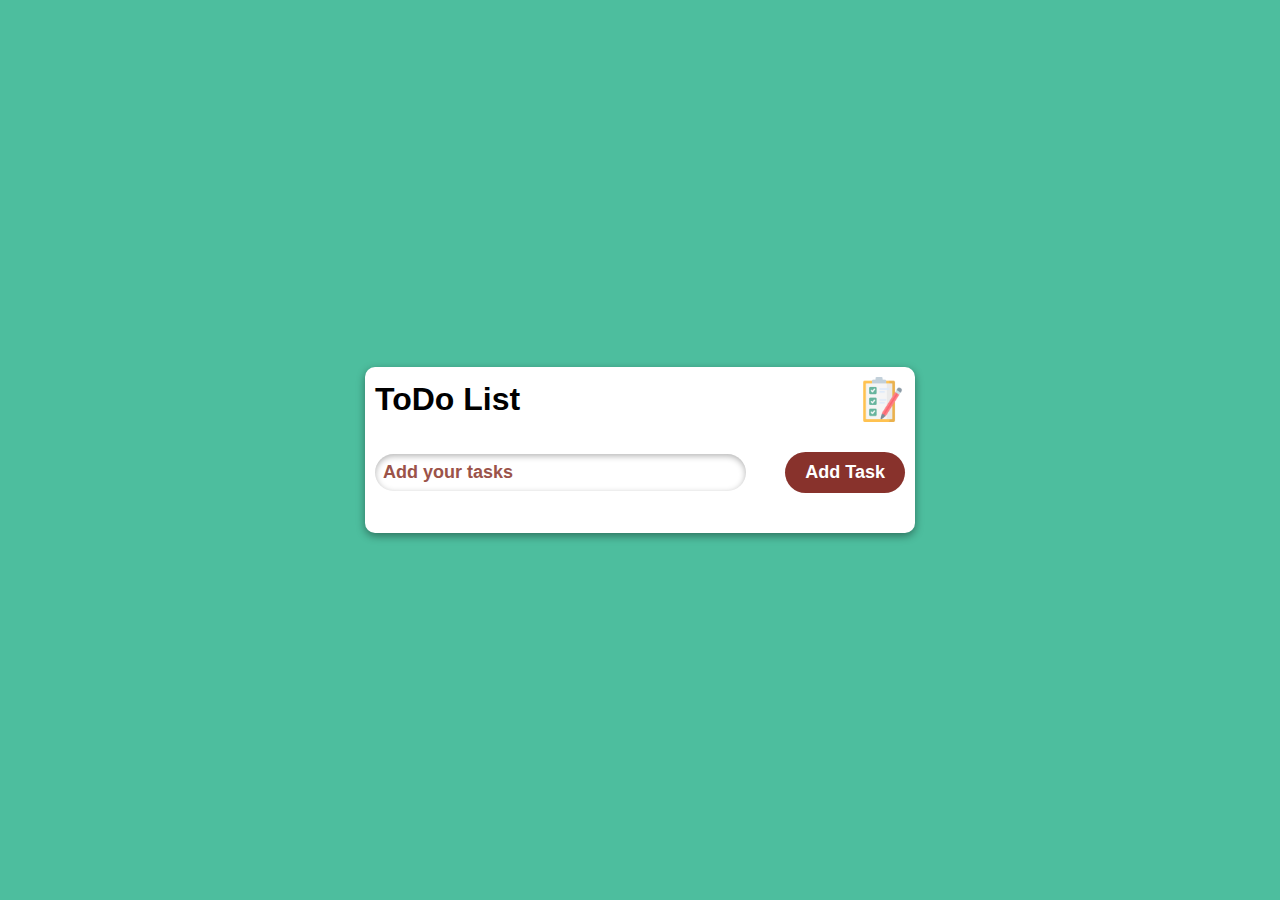
<file: 0001_To-Do List/index.html>
<!DOCTYPE html>
<html lang="en">
<head>
    <meta charset="UTF-8">
    <meta name="viewport" content="width=device-width, initial-scale=1.0">
    <title>To-Do App</title>
    <link rel="stylesheet" href="style.css">
</head>
<body>
    <div class="todo-container">
        <h1>ToDo List
            <img src="checklist.png" alt="checklist">
        </h1>
        <div class="input">
            <input type="text" id="input-field" placeholder="Add your tasks">
            <button class="btn">Add Task</button>
        </div>
        <ul class="list-item">
            <!-- <li class= "checked">Task 1</li>
            <li>Task 2</li>
            <li>Task 3</li> -->
        </ul>
    </div>

    <script src="app.js"></script>
</body>
</html>
</file>
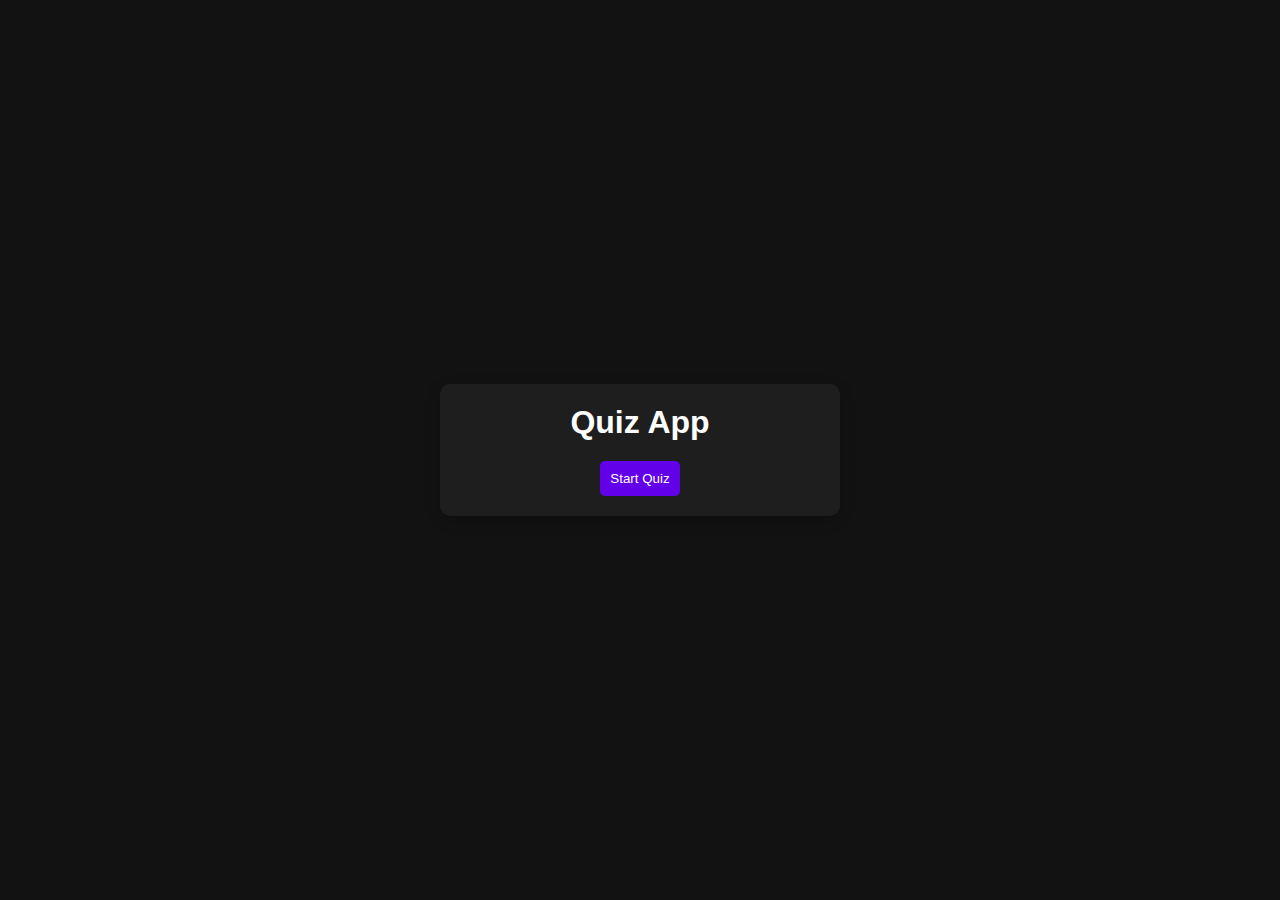
<file: 0002_Quiz-App/index.html>
<!DOCTYPE html>
<html lang="en">
<head>
    <meta charset="UTF-8">
    <meta name="viewport" content="width=device-width, initial-scale=1.0">
    <title>Quiz App</title>
    <link rel="stylesheet" href="style.css">
</head>
<body>
    <div class="container">
        <h1>Quiz App</h1>
        <div id="quize-container">
            <div id="question-container" class="hidden">
                <h2 id="question-text"></h2>
                <ul id="choices-list">
                        <!-- Choices will be added dynamically here -->
                </ul>
                <button id="next-btn" class="hidden">Next Question</button>
            </div>
            <div id="result-container" class="hidden">
                <h2>Your Score:</h2>
                <p id="score"></p>
                <button id="restart-btn">Restart Quiz</button>
            </div>
            <button id="start-btn">Start Quiz</button>
        </div>
    </div>
    <script src="script.js"></script>
</body>
</html>
</file>
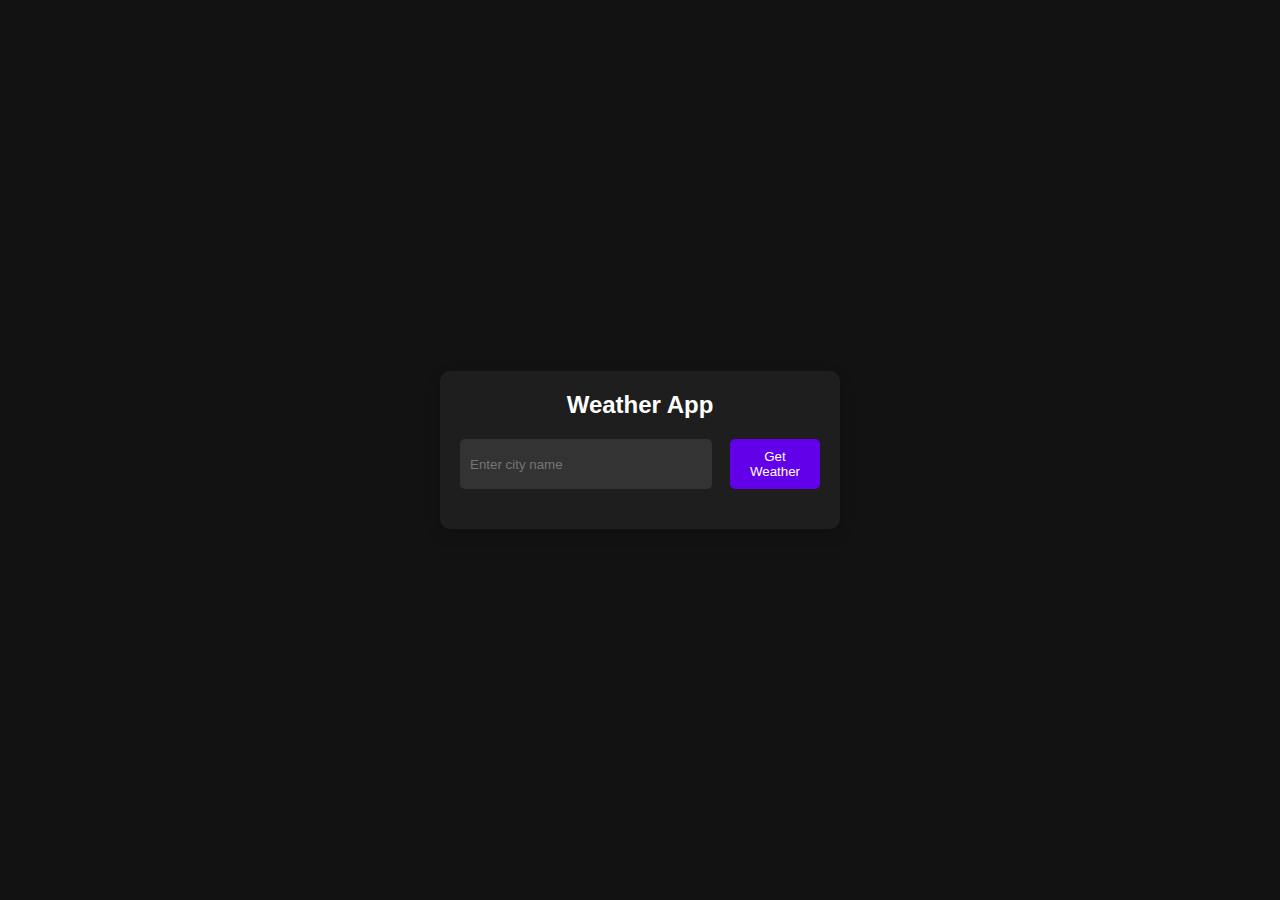
<file: 0003_Weather-tracker/index.html>
<!DOCTYPE html>
<html lang="en">
<head>
    <meta charset="UTF-8">
    <meta name="viewport" content="width=device-width, initial-scale=1.0">
    <title>Weather App</title>
    <link rel="stylesheet" href="style.css">
</head>
<body>
    <div class="container">
      <h1>Weather App</h1>
      <div class="input-container">
        <input type="text" id="city-input" placeholder="Enter city name">
        <button id="get-weather-btn">Get Weather</button>
      </div>
      <div id="weather-info" class="hidden">
        <h2 id="city-name"></h2>
        <p id="temperature"></p>
        <p id="description"></p>
      </div>
      <p id="error-message" class="hidden">City not found. Please try again.</p>
    </div>
    <script src="script.js"></script>
  

</body>
</html>
</file>
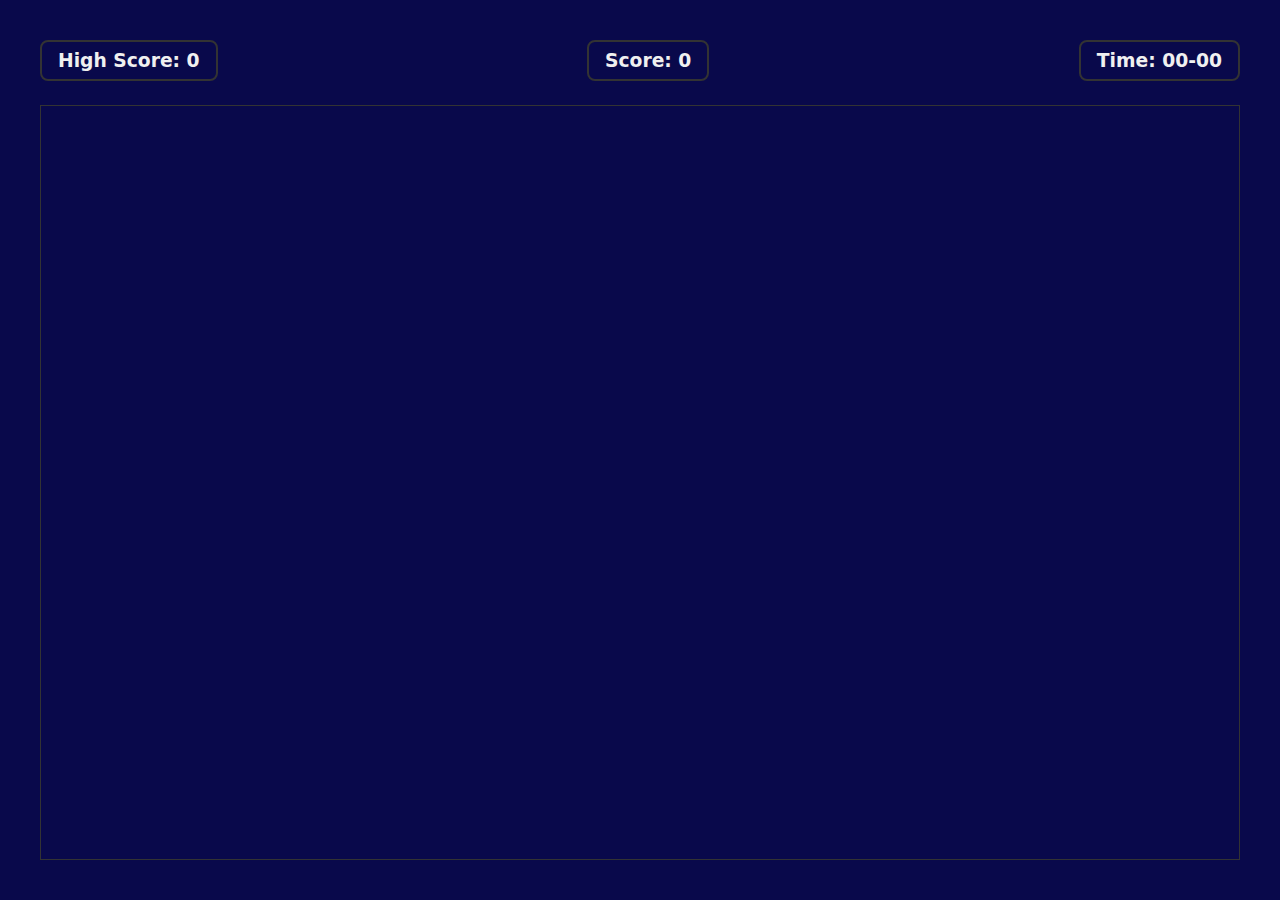
<file: 0004_Snake Game/index.html>
<!DOCTYPE html>
<html lang="en">
<head>
    <meta charset="UTF-8">
    <meta name="viewport" content="width=device-width, initial-scale=1.0">
    <title>Snake Game</title>
    <link rel="stylesheet" href="style.css">
</head>
<body>
    <main>
        <section>
            <div class="infos">
                <div class="info">
                    <h3>High Score:
                        <span class="high-score">0</span>
                    </h3>
                </div>
                <div class="info">
                    <h3>Score:
                        <span class="score">0</span>
                    </h3>
                </div>
                <div class="info">
                    <h3>Time:
                        <span class="time">00-00</span>
                    </h3>
                </div>
            </div>
            <div class="board"></div>
        </section>
    </main>
    <script src="script.js"></script>
</body>
</html>
</file>
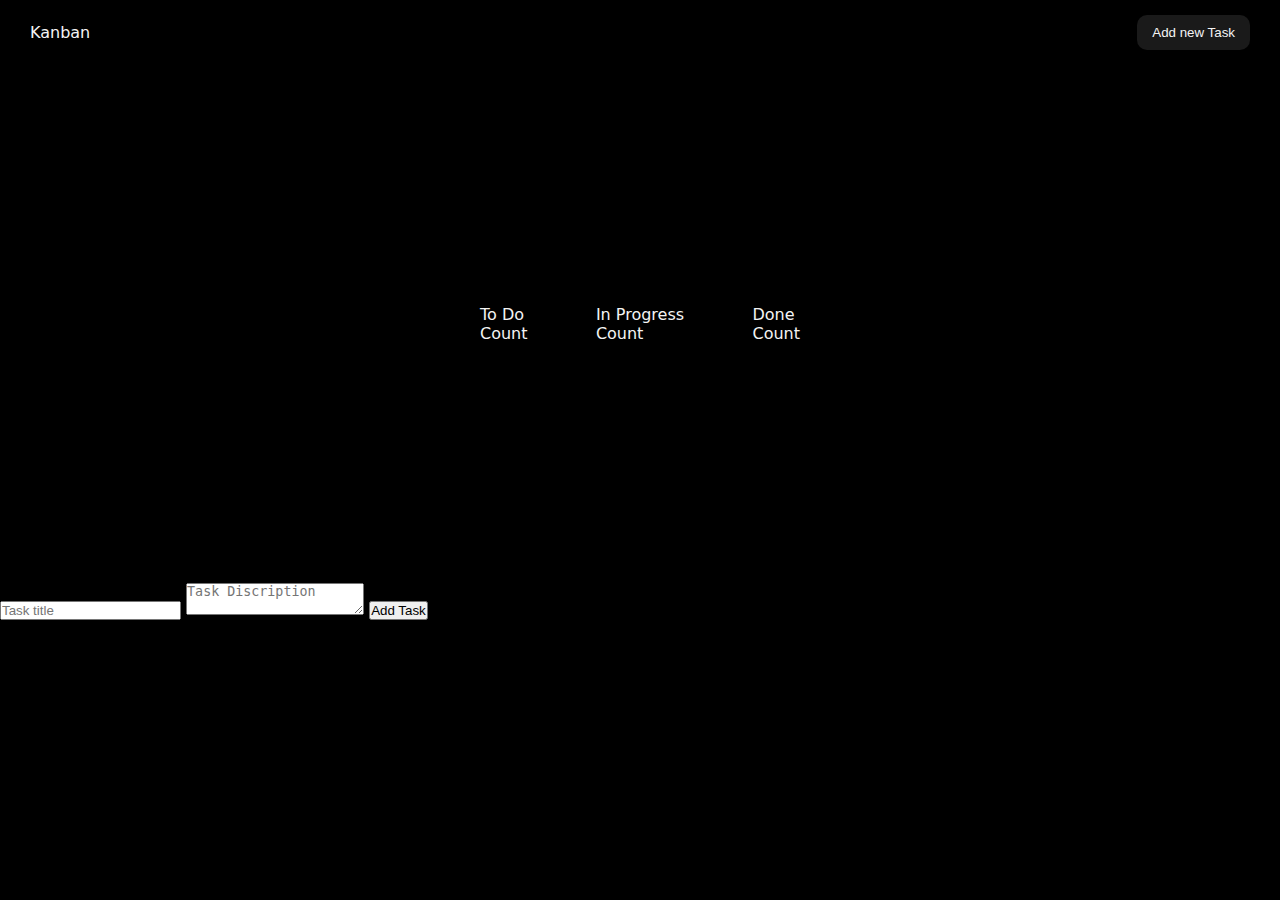
<file: 0005_Kanban Board/index.html>
<!DOCTYPE html>
<html lang="en">
<head>
    <meta charset="UTF-8">
    <meta name="viewport" content="width=device-width, initial-scale=1.0">
    <title>Kanban Board</title>
    <link rel="stylesheet" href="style.css">
</head>
<body>
    <main>
        <nav>
            <div class="left">Kanban</div>
            <div class="right"><button id="toggle-modal">Add new Task</button></div>
        </nav>
        <section class="board">
            <div id="to-do" class="task-column">
                <div class="heading">
                    <div class="left">To Do</div>
                    <div class="right">Count</div>
                </div>
            </div>
            <div id="progress" class="task-column">
                <div class="heading">
                    <div class="left">In Progress</div>
                    <div class="right">Count</div>
                </div>
            </div>
            <div id="done" class="task-column">
                <div class="heading">
                    <div class="left">Done</div>
                    <div class="right">Count</div>
                </div>
            </div>
        </section>
    </main>
    <div class=" modal add-new-task">
        <div class="bg"></div>
        <div class="container">
            <input type="text" id="task-title-input" placeholder="Task title">
            <textarea id="task-disc-input" placeholder="Task Discription"></textarea>
            <button id="add-new-task" class="add-task-btn">Add Task</button>
        </div>
    </div>
    <script src="script.js"></script>
</body>
</html>
</file>
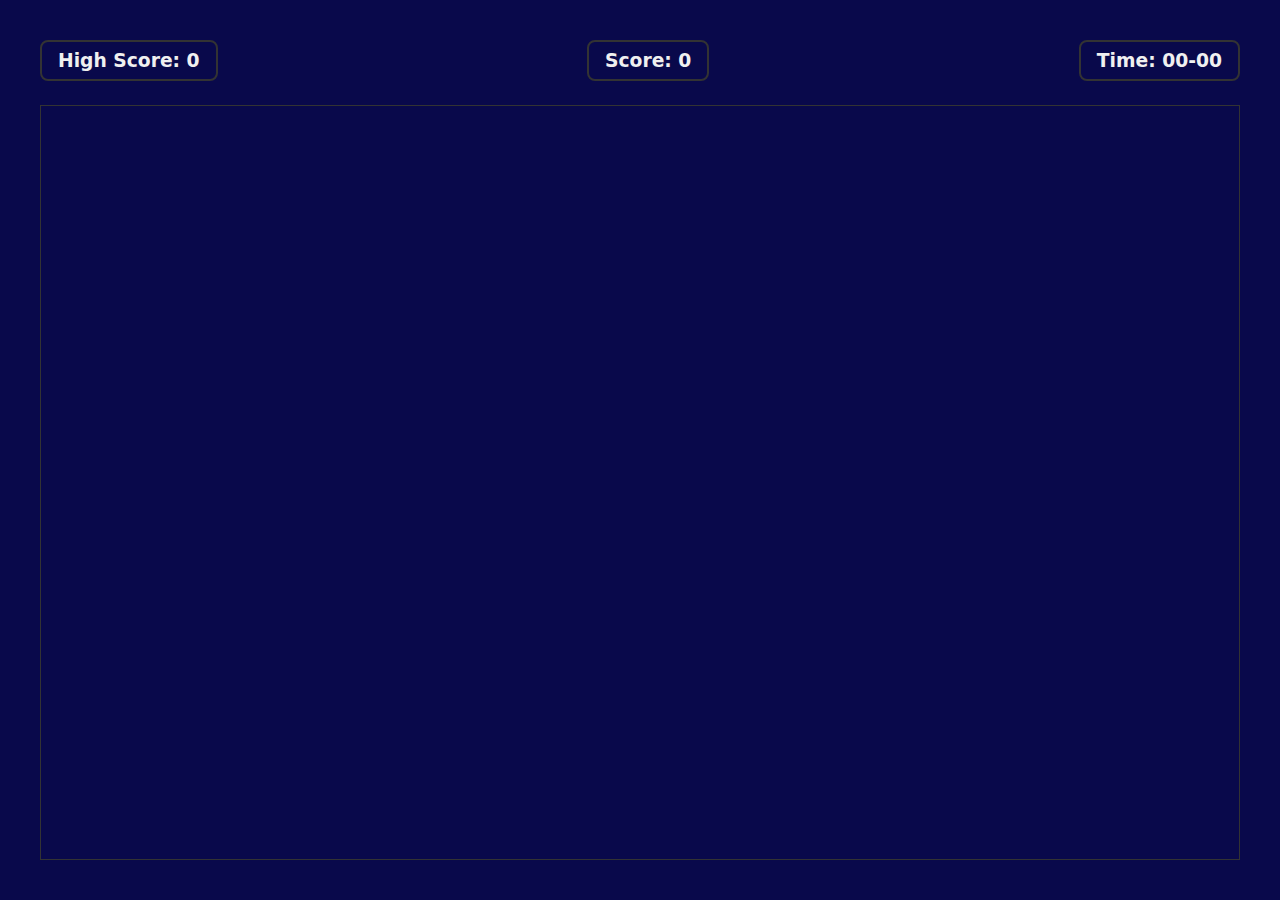
<file: Snake Game/index.html>
<!DOCTYPE html>
<html lang="en">
<head>
    <meta charset="UTF-8">
    <meta name="viewport" content="width=device-width, initial-scale=1.0">
    <title>Sanke Game</title>
    <link rel="stylesheet" href="style.css">
</head>
<body>
    <main>
        <section>
            <div class="infos">
                <div class="info">
                    <h3>High Score:
                        <span class="high-score">0</span>
                    </h3>
                </div>
                <div class="info">
                    <h3>Score:
                        <span class="score">0</span>
                    </h3>
                </div>
                <div class="info">
                    <h3>Time:
                        <span class="time">00-00</span>
                    </h3>
                </div>
            </div>
            <div class="board"></div>
        </section>
    </main>
</body>
</html>
</file>
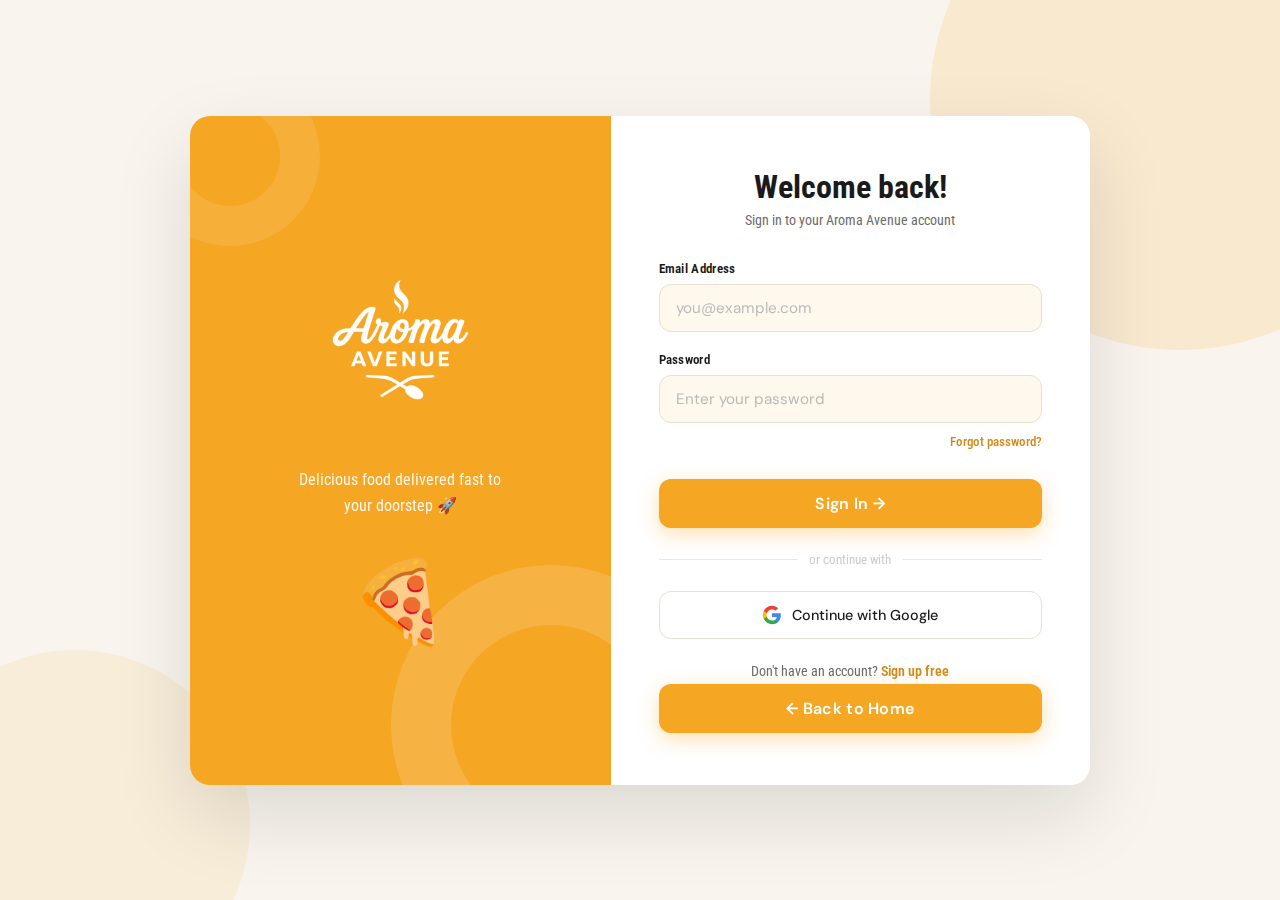
<file: 0006_Food Delivery/signin.html>
<!DOCTYPE html>
<html lang="en">

<head>
  <meta charset="UTF-8" />
  <meta name="viewport" content="width=device-width, initial-scale=1.0" />
  <title>Sign In – Aroma Avenue</title>
  <link
    href="https://fonts.googleapis.com/css2?family=Playfair+Display:wght@700&family=DM+Sans:wght@400;500;600&display=swap"
    rel="stylesheet" />
  <style>
    @import url('https://fonts.googleapis.com/css2?family=Poppins:ital,wght@0,100;0,200;0,300;0,400;0,500;0,600;0,700;0,800;0,900;1,100;1,200;1,300;1,400;1,500;1,600;1,700;1,800;1,900&family=Roboto+Condensed:wght@100..900&display=swap');

    *,
    *::before,
    *::after {
      box-sizing: border-box;
      margin: 0;
      padding: 0;
    }

    :root {
      --yellow: #F5A623;
      --yellow-dark: #d4891a;
      --yellow-light: #FFF8EC;
      --black: #1a1a1a;
      --gray: #6b6b6b;
      --light: #f9f5ee;
      --white: #ffffff;
      --radius: 20px;
    }

    body {
      font-family: "Roboto Condensed", sans-serif;
      background-color: var(--light);
      min-height: 100vh;
      display: flex;
      align-items: center;
      justify-content: center;
      overflow: hidden;
    }

    /* Background blobs */
    body::before {
      content: '';
      position: fixed;
      width: 500px;
      height: 500px;
      background: var(--yellow);
      border-radius: 50%;
      top: -150px;
      right: -150px;
      opacity: 0.15;
      z-index: 0;
    }

    body::after {
      content: '';
      position: fixed;
      width: 350px;
      height: 350px;
      background: var(--yellow);
      border-radius: 50%;
      bottom: -100px;
      left: -100px;
      opacity: 0.10;
      z-index: 0;
    }

    .container {
      position: relative;
      z-index: 1;
      display: flex;
      width: 900px;
      max-width: 95vw;
      min-height: 560px;
      border-radius: var(--radius);
      overflow: hidden;
      box-shadow: 0 30px 80px rgba(0, 0, 0, 0.12);
      animation: fadeUp 0.6s ease both;
    }

    @keyframes fadeUp {
      from {
        opacity: 0;
        transform: translateY(30px);
      }

      to {
        opacity: 1;
        transform: translateY(0);
      }
    }

    /* LEFT PANEL */
    .left-panel {
      flex: 1;
      background: var(--yellow);
      display: flex;
      flex-direction: column;
      align-items: center;
      justify-content: center;
      padding: 48px 36px;
      position: relative;
      overflow: hidden;
    }

    .left-panel::before {
      content: '';
      position: absolute;
      width: 320px;
      height: 320px;
      border: 60px solid rgba(255, 255, 255, 0.15);
      border-radius: 50%;
      bottom: -100px;
      right: -100px;
    }

    .left-panel::after {
      content: '';
      position: absolute;
      width: 180px;
      height: 180px;
      border: 40px solid rgba(255, 255, 255, 0.1);
      border-radius: 50%;
      top: -50px;
      left: -50px;
    }

    .brand {
      text-align: center;
      position: relative;
      z-index: 1;
    }

    .brand-tagline {
      margin-top: 32px;
      color: rgba(255, 255, 255, 0.9);
      font-size: 1rem;
      line-height: 1.6;
      text-align: center;
      max-width: 220px;
    }

    .food-icon {
      margin-top: 36px;
      font-size: 5rem;
      animation: float 3s ease-in-out infinite;
    }

    @keyframes float {

      0%,
      100% {
        transform: translateY(0);
      }

      50% {
        transform: translateY(-10px);
      }
    }

    /* RIGHT PANEL */
    .right-panel {
      flex: 1.1;
      background: var(--white);
      padding: 52px 48px;
      display: flex;
      flex-direction: column;
      justify-content: center;
    }

    .right-panel h2 {
      align-items: center;
      text-align: center;
      font-size: 2rem;
      color: var(--black);
      margin-bottom: 6px;
    }

    .right-panel p.sub {
      color: var(--gray);
      text-align: center;
      font-size: 0.9rem;
      margin-bottom: 32px;
    }

    .form-group {
      margin-bottom: 20px;
    }

    label {
      display: block;
      font-size: 0.82rem;
      font-weight: 600;
      color: var(--black);
      margin-bottom: 8px;
      letter-spacing: 0.3px;
    }

    input {
      width: 100%;
      padding: 13px 16px;
      border: 1.5px solid #e8e0d0;
      border-radius: 12px;
      font-size: 0.95rem;
      font-family: 'DM Sans', sans-serif;
      color: var(--black);
      background: var(--yellow-light);
      transition: border-color 0.2s, box-shadow 0.2s;
      outline: none;
    }

    input:focus {
      border-color: var(--yellow);
      box-shadow: 0 0 0 3px rgba(245, 166, 35, 0.15);
      background: var(--white);
    }

    input::placeholder {
      color: #bbb;
    }

    .forgot {
      text-align: right;
      margin-top: -12px;
      margin-bottom: 24px;
    }

    .forgot a {
      font-size: 0.82rem;
      color: var(--yellow-dark);
      text-decoration: none;
      font-weight: 500;
    }

    .forgot a:hover {
      text-decoration: underline;
    }

    .btn-signin {
      width: 100%;
      padding: 14px;
      background: var(--yellow);
      color: var(--white);
      border: none;
      border-radius: 12px;
      font-size: 1rem;
      font-weight: 600;
      font-family: 'DM Sans', sans-serif;
      cursor: pointer;
      letter-spacing: 0.3px;
      transition: background 0.2s, transform 0.15s, box-shadow 0.2s;
      box-shadow: 0 6px 20px rgba(245, 166, 35, 0.35);
      display: flex;
      align-items: center;
      justify-content: center;
      gap: 8px;
      margin-top: 5px;
      text-decoration: none;
    }

    .btn-signin:hover {
      background: var(--yellow-dark);
      transform: translateY(-1px);
      box-shadow: 0 10px 28px rgba(245, 166, 35, 0.4);
    }

    .btn-signin:active {
      transform: translateY(0);
    }

    .divider {
      display: flex;
      align-items: center;
      gap: 12px;
      margin: 24px 0;
      color: #ccc;
      font-size: 0.8rem;
    }

    .divider::before,
    .divider::after {
      content: '';
      flex: 1;
      height: 1px;
      background: #ece6da;
    }

    .btn-google {
      width: 100%;
      padding: 13px;
      background: var(--white);
      border: 1.5px solid #e8e0d0;
      border-radius: 12px;
      font-size: 0.9rem;
      font-weight: 500;
      font-family: 'DM Sans', sans-serif;
      cursor: pointer;
      display: flex;
      align-items: center;
      justify-content: center;
      gap: 10px;
      color: var(--black);
      transition: border-color 0.2s, background 0.2s;
    }

    .btn-google:hover {
      border-color: var(--yellow);
      background: var(--yellow-light);
    }

    .google-icon {
      width: 20px;
      height: 20px;
    }

    .signup-link {
      text-align: center;
      margin-top: 24px;
      font-size: 0.88rem;
      color: var(--gray);
    }

    .signup-link a {
      color: var(--yellow-dark);
      font-weight: 600;
      text-decoration: none;
    }

    .signup-link a:hover {
      text-decoration: underline;
    }

    /* Responsive */
    @media (max-width: 680px) {
      .left-panel {
        display: none;
      }

      .right-panel {
        padding: 40px 28px;
      }

      .container {
        border-radius: 16px;
      }
    }
  </style>
</head>

<body>

  <div class="container">

    <!-- LEFT -->
    <div class="left-panel">
      <div class="brand">
        <a href="index.html">
          <img src="Images/rest-logo.png" alt="Aroma Avenue" style="width: 180px; filter: brightness(0) invert(1);" />
        </a>
        <p class="brand-tagline">Delicious food delivered fast to your doorstep 🚀</p>
        <div class="food-icon">🍕</div>
      </div>
    </div>

    <!-- RIGHT -->
    <div class="right-panel">
      <h2>Welcome back!</h2>

      <!-- <a href="index.html" style="display: inline-flex; align-items: center; gap: 6px; color: #6b6b6b; text-decoration: none; font-size: 0.88rem; font-weight: 500; margin-bottom: 24px;"> ← Back to Home </a> -->
      <p class="sub">Sign in to your Aroma Avenue account</p>

      <div class="form-group">
        <label for="email">Email Address</label>
        <input type="email" id="email" placeholder="you@example.com" />
      </div>

      <div class="form-group">
        <label for="password">Password</label>
        <input type="password" id="password" placeholder="Enter your password" />
      </div>

      <div class="forgot">
        <a href="#">Forgot password?</a>
      </div>

      <button class="btn-signin">
        Sign In →
      </button>

      <div class="divider">or continue with</div>

      <button class="btn-google">
        <svg class="google-icon" viewBox="0 0 24 24">
          <path fill="#4285F4"
            d="M22.56 12.25c0-.78-.07-1.53-.2-2.25H12v4.26h5.92c-.26 1.37-1.04 2.53-2.21 3.31v2.77h3.57c2.08-1.92 3.28-4.74 3.28-8.09z" />
          <path fill="#34A853"
            d="M12 23c2.97 0 5.46-.98 7.28-2.66l-3.57-2.77c-.98.66-2.23 1.06-3.71 1.06-2.86 0-5.29-1.93-6.16-4.53H2.18v2.84C3.99 20.53 7.7 23 12 23z" />
          <path fill="#FBBC05"
            d="M5.84 14.09c-.22-.66-.35-1.36-.35-2.09s.13-1.43.35-2.09V7.07H2.18C1.43 8.55 1 10.22 1 12s.43 3.45 1.18 4.93l3.66-2.84z" />
          <path fill="#EA4335"
            d="M12 5.38c1.62 0 3.06.56 4.21 1.64l3.15-3.15C17.45 2.09 14.97 1 12 1 7.7 1 3.99 3.47 2.18 7.07l3.66 2.84c.87-2.6 3.3-4.53 6.16-4.53z" />
        </svg>
        Continue with Google
      </button>

      <p class="signup-link">
        Don't have an account? <a href="#">Sign up free</a>
      </p>

      <a href="index.html" class="btn-signin"> ← Back to Home </a>
    </div>

  </div>

</body>

</html>
</file>
<file: 0001_To-Do List/style.css>
* {
    margin: 0;
    padding: 0;
    box-sizing: border-box;
    font-family: sans-serif;
}

body {
    background-color: #0da77bbc;
    width: 100%;
    height: 100vh;
}

.todo-container {
    background-color: #fff;
    max-width: 550px;
    position: relative;
    top: 50%;
    left: 50%;
    transform: translate(-50%, -50%);
    padding: 10px;
    border-radius: 10px;
    box-shadow: 0 3px 8px rgba(0, 0, 0, 0.4);
}

h1 {
    display: flex;
    align-items: center;
    justify-content: space-between;
}
img {
    width: 45px;
}

.input {
    display: flex;
    align-items: center;
    justify-content: space-between;
    margin-top: 30px;
    margin-bottom: 30px;
}

#input-field {
    width: 70%;
    border: none;
    outline: none;
    padding: 8px;
    font-size: 18px;
    font-weight: 700;
    box-shadow: 0 2px 6px rgba(0, 0, 0, 0.3) inset;
    border-radius: 30px;
}
input::placeholder {
    color: #9b5349;
}
.btn {
    padding: 10px 20px;
    border: none;
    border-radius: 30px;
    font-size: 18px;
    font-weight: 700;
    background-color: #88322c;
    color: white;
    cursor: pointer;
    transition: all 0.4s;

}

.btn:hover {
    background-color: #ffc470;
}

ul li {
    list-style: none;
    width: 100%;
    border: none;
    padding: 10px 50px;
    border-radius: 30px;
    margin-block: 20px;
    font-size: 18px;
    font-weight: 700;
    position: relative;
    user-select: none;
}

ul li::before {
    content: "";
    background: url(undone.png);
    background-size: cover;
    position: center;
    position: absolute;
    top: 6px;
    left: 8px;
    width: 30px;
    height: 30px;
}

.checked {
    background-color: #88322c;
    color: white;
}

.checked::before {
    background: url(done.png);
    width: 30px;
    height: 30px;
    background-size: cover;
}

span {
    position: absolute;
    right: 5px;
    top: 7px;
    font-size: 25px;
    height: 30px;
    width: 30px;
    border-radius: 50%;
    text-align: center;
    cursor: pointer;
}

/* span:hover {
    background-color: #ffffff;
    color: black;
} */

ul li.checked span:hover {
    background-color: black;
    color: #ffc470;
}
</file>
<file: 0002_Quiz-App/style.css>
/* styles.css */
* {
  margin: 0;
  padding: 0;
  box-sizing: border-box;
}

body {
  font-family: Arial, sans-serif;
  background-color: #121212;
  color: #ffffff;
  display: flex;
  justify-content: center;
  align-items: center;
  height: 100vh;
}

.container {
  width: 400px;
  padding: 20px;
  background-color: #1e1e1e;
  border-radius: 10px;
  box-shadow: 0 5px 15px rgba(0, 0, 0, 0.2);
  text-align: center;
}

h1,
h2 {
  margin-bottom: 20px;
}

ul {
  list-style-type: none;
  padding: 0;
}

li {
  background-color: #333333;
  padding: 10px;
  margin-bottom: 10px;
  border-radius: 5px;
  cursor: pointer;
  transition: background-color 0.3s;
}

li:hover {
  background-color: #6200ea;
}

button {
  padding: 10px;
  background-color: #6200ea;
  border: none;
  border-radius: 5px;
  color: white;
  cursor: pointer;
  transition: background-color 0.3s;
}

button:hover {
  background-color: #3700b3;
}

.hidden {
  display: none;
}
</file>
<file: 0003_Weather-tracker/style.css>
/* styles.css */
* {
    margin: 0;
    padding: 0;
    box-sizing: border-box;
}

body {
    font-family: Arial, sans-serif;
    background-color: #121212;
    color: #FFFFFF;
    display: flex;
    justify-content: center;
    align-items: center;
    height: 100vh;
}

.container {
    background-color: #1E1E1E;
    padding: 20px;
    border-radius: 10px;
    width: 400px;
    box-shadow: 0 5px 15px rgba(0, 0, 0, 0.2);
    text-align: center;
}

h1 {
    margin-bottom: 20px;
    font-size: 24px;
}

.input-container {
    display: flex;
    justify-content: space-between;
    margin-bottom: 20px;
}

input[type="text"] {
    width: 70%;
    padding: 10px;
    background-color: #333333;
    border: none;
    border-radius: 5px;
    color: #FFF;
    outline: none;
}

button {
    width: 25%;
    padding: 10px;
    background-color: #6200EA;
    border: none;
    border-radius: 5px;
    color: #FFF;
    cursor: pointer;
    transition: background-color 0.3s;
}

button:hover {
    background-color: #3700B3;
}

#weather-info {
    margin-top: 20px;
}

.hidden {
    display: none;
}

#error-message {
    color: #FF5722;
    margin-top: 20px;
}
</file>
<file: 0004_Snake Game/style.css>
* {
    margin: 0;
    padding: 0;
    box-sizing: border-box;
}

html,
body {
    height: 100%;
    width: 100%;
}

:root {
/* bg color */
    --bg-primary-color: #0c0c0c;

    /* text color */
    --text-primary-color: #f0f0f0
}

html {
    background-color: var(--bg-primary-color);
    color: var(--text-primary-color);
    font-family: system-ui, -apple-system, BlinkMacSystemFont, 'Segoe UI', Roboto, Oxygen, Ubuntu, Cantarell, 'Open Sans', 'Helvetica Neue', sans-serif;

    /* spacing var */
    --space-xs: 4px;
    --space-sm: 8px;
    --space-md: 16px;
    --space-lg: 24px;
    --space-xl: 32px;
    --space-2xl: 40px;
    --pace-3xl: 48px;

    /* Border color */
    --border-primary-color: #333333;

    /* Border radius */
    --border-radius-xs: 4px;
    --border-radius-sm: 8px;
    --border-radius-md: 12px;
    --border-radius-lg: 16px;
    --border-radius-xl: 20px;
    --border-radius-2xl: 24px;
    --border-radius-3xl: 24px;
}

main, section {
    width: 100%;
    height: 100%;
}

section {
    padding: var(--space-2xl);
    display: flex;
    flex-direction: column;
    height: 100%;
    background-color: rgb(9, 9, 75);
    gap: var(--space-lg);
}

section .infos {
    width: 100%;
    display: flex;
    justify-content: space-between;
}

.info {
    padding: var(--space-sm) var(--space-md);
    border: 2px solid var(--border-primary-color);
    border-radius: var(--border-radius-sm);
}

.board {
    border: 1px solid var(--border-primary-color);
     flex-grow: 1;  /*decides how much a flex item expands when there is extra space in the flex container.*/
}
</file>
<file: 0005_Kanban Board/style.css>
* {
    margin: 0;
    padding: 0;
    box-sizing: border-box;
}

html, body {
    height: 100%;
    width: 100%;
}
html {
    font-family: system-ui, -apple-system, BlinkMacSystemFont, 'Segoe UI', Roboto, Oxygen, Ubuntu, Cantarell, 'Open Sans', 'Helvetica Neue', sans-serif;
}

:root {
    --bg-color: #000000;
    --bg-button-color: #1a1a1a;
    --primary-text-color: #f4f4f4;

    /* for padding */
    --nav-padding: 15px 30px;
    --section-padding: 15rem 30rem;
    --padding-s: 5px;
    --padding-m: 10px;
    --padding-l: 15px;
    --padding-xl: 20px;
    --padding-xxl: 30px;

    /* for border radius */
    --border-radius-s: 5px;
    --border-radius-m: 10px;
    --border-radius-l: 15px;
    --border-radius-xl: 20px;
    --border-radius-xxl: 30px;
}

body {
    background-color: var(--bg-color);
    color: var(--primary-text-color);
}

nav {
    padding: var(--nav-padding);
    display: flex;
    align-items: center;
    justify-content: space-between;
}

nav button {
    background-color: var(--bg-button-color);
    border: none;
    outline: none;
    color: var(--primary-text-color);
    padding: var(--padding-m) var(--padding-l);
    border-radius: var(--border-radius-m);
}

section {
    padding: var(--section-padding);
    display: flex;
    justify-content: space-between;
}

/* section .task-column {
    background-color: green;
} */
</file>
<file: Snake Game/style.css>
* {
    margin: 0;
    padding: 0;
    box-sizing: border-box;
}

html,
body {
    height: 100%;
    width: 100%;
}

:root {
/* bg color */
    --bg-primary-color: #0c0c0c;

    /* text color */
    --text-primary-color: #f0f0f0
}

html {
    background-color: var(--bg-primary-color);
    color: var(--text-primary-color);
    font-family: system-ui, -apple-system, BlinkMacSystemFont, 'Segoe UI', Roboto, Oxygen, Ubuntu, Cantarell, 'Open Sans', 'Helvetica Neue', sans-serif;

    /* spacing var */
    --space-xs: 4px;
    --space-sm: 8px;
    --space-md: 16px;
    --space-lg: 24px;
    --space-xl: 32px;
    --space-2xl: 40px;
    --pace-3xl: 48px;

    /* Border color */
    --border-primary-color: #333333;

    /* Border radius */
    --border-radius-xs: 4px;
    --border-radius-sm: 8px;
    --border-radius-md: 12px;
    --border-radius-lg: 16px;
    --border-radius-xl: 20px;
    --border-radius-2xl: 24px;
    --border-radius-3xl: 24px;
}

main, section {
    width: 100%;
    height: 100%;
}

section {
    padding: var(--space-2xl);
    display: flex;
    flex-direction: column;
    height: 100%;
    background-color: rgb(9, 9, 75);
    gap: var(--space-lg);
}

section .infos {
    width: 100%;
    display: flex;
    justify-content: space-between;
}

.info {
    padding: var(--space-sm) var(--space-md);
    border: 2px solid var(--border-primary-color);
    border-radius: var(--border-radius-sm);
}

.board {
    border: 1px solid var(--border-primary-color);
     flex-grow: 1;  /*decides how much a flex item expands when there is extra space in the flex container.*/
}
</file>
